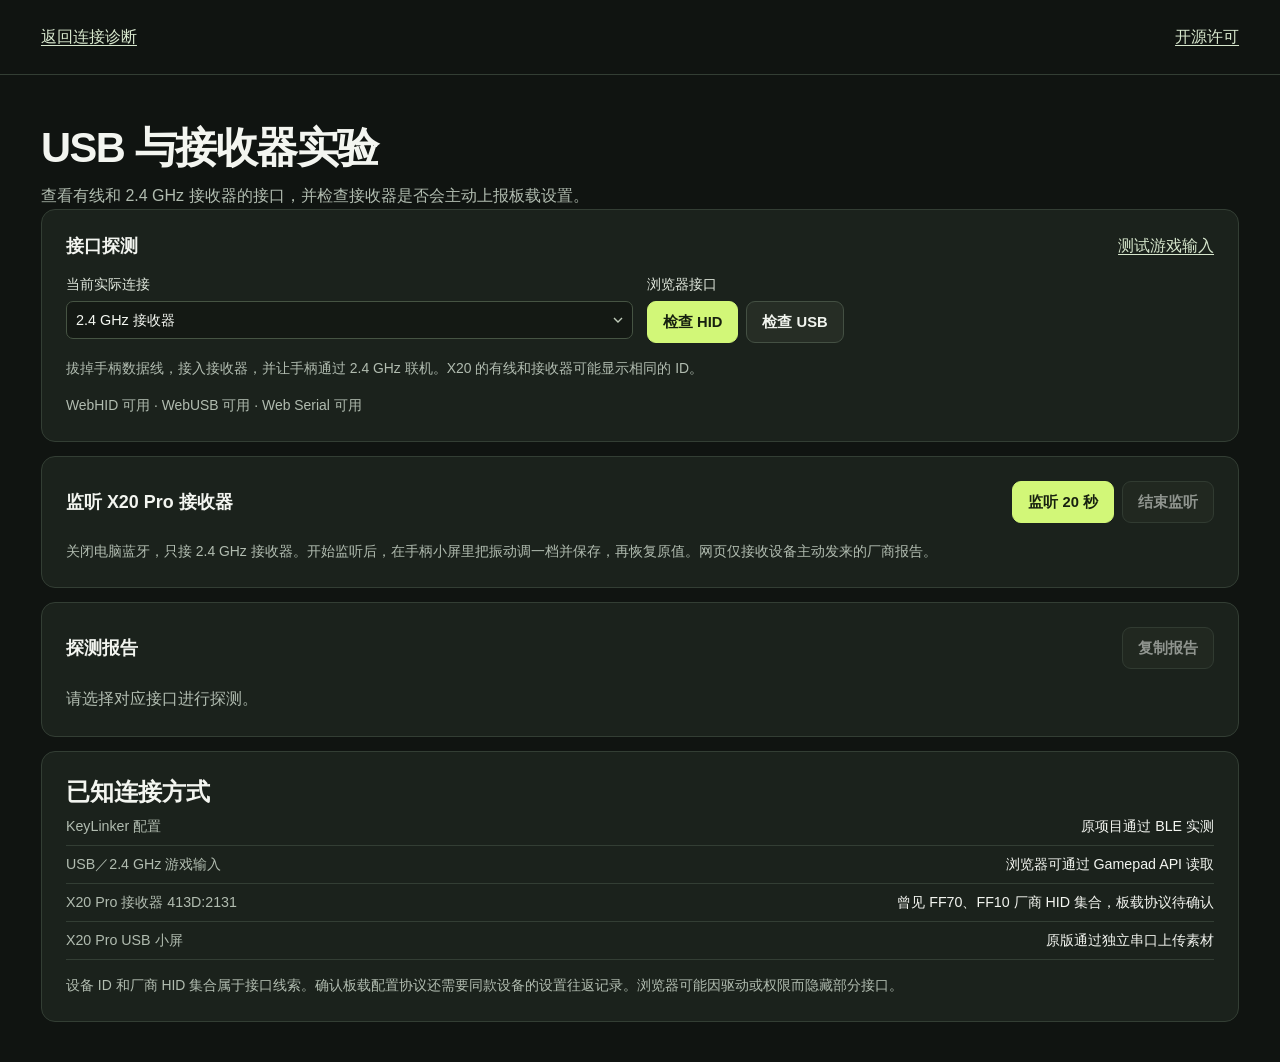
<file: web/transport.html>
<!doctype html>
<!-- SPDX-License-Identifier: GPL-3.0-or-later -->
<html lang="zh-CN">
<head>
  <meta charset="utf-8">
  <meta name="viewport" content="width=device-width, initial-scale=1">
  <meta name="color-scheme" content="dark">
  <title>X20CTL · USB 与接收器实验</title>
  <link rel="icon" href="../assets/x20ctl.png">
  <link rel="stylesheet" href="./style.css">
</head>
<body>
  <header class="topbar"><a class="text-link" href="./index.html#diagnostics">返回连接诊断</a><a class="text-link" href="./index.html#license">开源许可</a></header>
  <div class="notice" id="notice" role="status" hidden></div>
  <main>
    <div class="heading">
      <h1>USB 与接收器实验</h1>
      <p>查看有线和 2.4 GHz 接收器的接口，并检查接收器是否会主动上报板载设置。</p>
    </div>
    <section class="panel edit-panel">
      <div class="editor-bar"><h2>接口探测</h2><a class="text-link" href="./index.html#tester">测试游戏输入</a></div>
      <div class="form-grid">
        <label class="field"><span>当前实际连接</span><select id="connection"><option value="receiver">2.4 GHz 接收器</option><option value="cable">USB 有线</option></select></label>
        <div class="field"><span>浏览器接口</span><div class="action-group" id="probe-controls">
          <button class="btn primary" data-probe="hid">检查 HID</button>
          <button class="btn" data-probe="usb">检查 USB</button>
          <button class="btn" data-probe="serial">检查小屏串口</button>
        </div></div>
      </div>
      <p class="help" id="connection-help"></p>
      <p class="help" id="capabilities"></p>
    </section>
    <section class="panel edit-panel" style="margin-top:14px">
      <div class="editor-bar"><h2>监听 X20 Pro 接收器</h2><div class="action-group">
        <button class="btn primary" id="observe">监听 20 秒</button>
        <button class="btn" id="stop" disabled>结束监听</button>
      </div></div>
      <p class="help">关闭电脑蓝牙，只接 2.4 GHz 接收器。开始监听后，在手柄小屏里把振动调一档并保存，再恢复原值。网页仅接收设备主动发来的厂商报告。</p>
      <p class="muted" id="observation-status" role="status"></p>
      <details id="observation-raw" hidden><summary>查看监听明细</summary><pre class="log" id="observation"></pre></details>
    </section>
    <section class="panel edit-panel" style="margin-top:14px">
      <div class="editor-bar"><h2>探测报告</h2><button class="btn" id="copy" disabled>复制报告</button></div>
      <div id="summary" aria-live="polite"><p class="muted">请选择对应接口进行探测。</p></div>
      <details id="raw" hidden><summary>查看描述符明细</summary><pre class="log" id="report"></pre></details>
    </section>
    <section class="panel edit-panel" style="margin-top:14px">
      <h2>已知连接方式</h2>
      <dl class="device-data">
        <div><dt>KeyLinker 配置</dt><dd>原项目通过 BLE 实测</dd></div>
        <div><dt>USB／2.4 GHz 游戏输入</dt><dd>浏览器可通过 Gamepad API 读取</dd></div>
        <div><dt>X20 Pro 接收器 413D:2131</dt><dd>曾见 FF70、FF10 厂商 HID 集合，板载协议待确认</dd></div>
        <div><dt>X20 Pro USB 小屏</dt><dd>原版通过独立串口上传素材</dd></div>
      </dl>
      <p class="help">设备 ID 和厂商 HID 集合属于接口线索。确认板载配置协议还需要同款设备的设置往返记录。浏览器可能因驱动或权限而隐藏部分接口。</p>
    </section>
  </main>
  <script type="module" src="./transport-page.mjs"></script>
</body>
</html>
</file>
<file: web/style.css>
/* SPDX-License-Identifier: GPL-3.0-or-later */
:root {
  font-family: Inter,"Segoe UI","Microsoft YaHei UI","PingFang SC",sans-serif;
  color: #f3f5f0;
  background: #101411;
  --rail: #151a16;
  --panel: #1b221c;
  --line: #333e34;
  --muted: #b1bcb0;
  --lime: #d2f778;
  --dark: #17200f;
  --radius: 14px;
  accent-color: var(--lime);
}

* {
  box-sizing: border-box;
}

body {
  margin: 0;
  min-width: 320px;
}

button,input,select,textarea {
  font: inherit;
}

button,a,select,input[type=range] {
  touch-action: manipulation;
}

button,a,input,select,textarea {
  outline-offset: 4px;
}

button:focus-visible,a:focus-visible,input:focus-visible,select:focus-visible,textarea:focus-visible,summary:focus-visible {
  outline: 2px solid var(--lime);
}

a {
  color: inherit;
  text-decoration: none;
}

button {
  cursor: pointer;
}

button:disabled,select:disabled,input:disabled {
  cursor: default;
  opacity: .55;
}

p {
  margin: 0;
  line-height: 1.65;
}

h1,h2,h3 {
  margin: 0;
}

small {
  font-size: .82rem;
}

.skip {
  position: fixed;
  left: 1rem;
  top: -4rem;
  z-index: 10;
  background: var(--lime);
  color: var(--dark);
  padding: .8rem;
}

.skip:focus {
  top: 1rem;
}

[hidden] {
  display: none!important;
}

.visually-hidden {
  position: absolute;
  width: 1px;
  height: 1px;
  margin: -1px;
  overflow: hidden;
  clip-path: inset(50%);
  white-space: nowrap;
}

.shell {
  display: grid;
  grid-template-columns: 218px minmax(0,1fr);
  min-height: 100vh;
}

.rail {
  position: sticky;
  top: 0;
  height: 100vh;
  display: flex;
  flex-direction: column;
  padding: 28px 16px 20px;
  background: var(--rail);
  border-right: 1px solid var(--line);
}

.brand {
  display: flex;
  gap: 12px;
  align-items: center;
  margin: 0 8px 32px;
}

.brand img {
  background: #272f24;
  border: 1px solid #39473a;
  border-radius: 11px;
  object-fit: contain;
  padding: 4px;
}

.brand strong {
  display: block;
  font-size: 1.36rem;
  line-height: 1;
  letter-spacing: .025em;
}

.brand-dot {
  color: var(--lime);
}

.brand small {
  display: block;
  color: var(--muted);
  margin-top: 5px;
}

.nav-label {
  margin: 23px 12px 7px;
  color: var(--muted);
  font-size: .79rem;
  letter-spacing: .09em;
}

.nav-link {
  display: flex;
  align-items: center;
  gap: 11px;
  padding: 10px 11px;
  margin: 3px 0;
  border: 1px solid transparent;
  border-radius: 9px;
  color: #c4cdc0;
  font-size: .93rem;
  white-space: nowrap;
}

.nav-link:hover {
  background: #252d25;
  color: white;
}

.nav-link[aria-current] {
  color: var(--lime);
  background: #2b3825;
  border-color: #4b5d3b;
  font-weight: 650;
}

.icon {
  width: 19px;
  height: 19px;
  flex: none;
  display: inline-block;
  vertical-align: middle;
  stroke: currentColor;
  stroke-width: 1.65;
  fill: none;
  stroke-linecap: round;
  stroke-linejoin: round;
}

.mobile-nav {
  display: none;
}

.workspace {
  min-width: 0;
  background: radial-gradient(ellipse at 88% 0,#24312768,transparent 46rem);
}

.topbar {
  height: 75px;
  padding: 0 clamp(18px,3.2vw,52px);
  display: flex;
  justify-content: space-between;
  align-items: center;
  border-bottom: 1px solid var(--line);
  gap: 12px;
}

.page-header, .page-tools, .session {
  display: flex;
  align-items: center;
  gap: 10px;
}

.page-header {
  justify-content: space-between;
  gap: 26px;
  margin-bottom: 27px;
}

.page-tools, .session {
  flex-wrap: wrap;
  justify-content: flex-end;
}

.state {
  display: flex;
  align-items: center;
  gap: 7px;
  font-size: .84rem;
  white-space: nowrap;
  color: var(--muted);
  border: 1px solid #39473a;
  background: #1a231b;
  padding: 8px 11px;
  border-radius: 8px;
}

.state:before {
  content: "";
  width: 8px;
  height: 8px;
  flex: none;
  border-radius: 50%;
  background: #727c70;
}

.state.active:before {
  background: var(--lime);
  box-shadow: 0 0 10px #b9f15b80;
}

.state.active {
  color: var(--lime);
}

.draft-menu {
  position: relative;
}

.draft-menu:empty {
  display: none;
}

.draft-menu summary {
  display: flex;
  align-items: center;
  gap: 7px;
  min-height: 36px;
  padding: 6px 10px;
  color: var(--lime);
  background: #293723;
  border: 1px solid #506443;
  border-radius: 8px;
  cursor: pointer;
  white-space: nowrap;
  font-size: .85rem;
  list-style: none;
}

.draft-menu summary::-webkit-details-marker {
  display: none;
}

.draft-menu summary strong {
  min-width: 20px;
  padding: 1px 4px;
  border-radius: 4px;
  text-align: center;
  color: var(--dark);
  background: var(--lime);
}

.draft-menu ul {
  position: absolute;
  z-index: 5;
  right: 0;
  top: 100%;
  min-width: 174px;
  margin: 6px 0 0;
  padding: 5px;
  list-style: none;
  border: 1px solid var(--line);
  border-radius: 9px;
  background: #222d23;
  box-shadow: 0 12px 25px #0006;
}

.draft-menu a {
  display: block;
  white-space: nowrap;
  padding: 8px 9px;
  border-radius: 5px;
}

.draft-menu a:hover {
  background: #334332;
}

.btn {
  display: inline-flex;
  align-items: center;
  justify-content: center;
  gap: 8px;
  min-height: 42px;
  padding: 8px 15px;
  border: 1px solid #445043;
  background: #262d25;
  color: #f1f4ee;
  border-radius: 9px;
  font-size: .92rem;
  font-weight: 650;
  white-space: nowrap;
}

.btn:hover:enabled {
  background: #303a2d;
}

.btn.primary {
  background: var(--lime);
  border-color: var(--lime);
  color: var(--dark);
}

.btn.primary:hover:enabled {
  background: #e3ff9b;
}

.btn.compact {
  min-height: 36px;
  padding: 6px 10px;
  font-size: .85rem;
}

.btn .icon {
  width: 16px;
  height: 16px;
}

main {
  max-width: 1440px;
  margin-inline: auto;
  padding: clamp(22px,3.5vw,48px) clamp(18px,3.2vw,48px) 40px;
}

.notice {
  position: fixed;
  inset: 18px 22px auto auto;
  z-index: 8;
  display: flex;
  align-items: center;
  gap: 14px;
  width: max-content;
  max-width: min(460px,calc(100% - 44px));
  padding: 12px 13px 12px 15px;
  color: #eef9df;
  background: #283824;
  border: 1px solid #526c42;
  border-left: 4px solid var(--lime);
  border-radius: 9px;
  box-shadow: 0 12px 30px #0007;
  line-height: 1.55;
}

.notice.error {
  color: #ffd4bf;
  background: #3b2924;
  border-color: #614238;
  border-left-color: #ffae8e;
}

#dismiss-notice {
  min-width: 29px;
  min-height: 29px;
  border: 0;
  border-radius: 5px;
  color: inherit;
  background: #ffffff10;
  font-size: 1.1rem;
}

.text-link:hover {
  color: var(--lime);
}

.heading h1 {
  font-size: clamp(1.85rem,3.25vw,2.85rem);
  font-weight: 760;
  letter-spacing: -.035em;
  margin-bottom: 7px;
}

.heading p,.muted {
  color: var(--muted);
}

.section-title {
  display: flex;
  align-items: baseline;
  justify-content: space-between;
  gap: 12px;
  margin-bottom: 13px;
}

.section-title h2 {
  font-size: 1.12rem;
}

.dashboard {
  display: grid;
  grid-template-columns: minmax(0,1.9fr) minmax(250px,1fr);
  gap: 18px;
  margin-bottom: 29px;
}

.panel {
  background: var(--panel);
  border: 1px solid var(--line);
  border-radius: var(--radius);
  min-width: 0;
}

.hero {
  position: relative;
  isolation: isolate;
  overflow: hidden;
  display: flex;
  flex-direction: column;
  min-height: clamp(320px,31vw,395px);
  padding: 22px 25px 18px;
  background: radial-gradient(ellipse at 50% 56%,#4b5d42 0%,#303f2f 41%,#202b23 79%);
}

.hero::before {
  content: "";
  position: absolute;
  inset: 0;
  z-index: -1;
  background-image: linear-gradient(#b1caa20a 1px,transparent 1px),linear-gradient(90deg,#b1caa20a 1px,transparent 1px);
  background-size: 26px 26px;
  mask-image: radial-gradient(ellipse,#000 15%,transparent 86%);
}

.hero-top,.hero-bottom {
  display: flex;
  align-items: center;
  justify-content: space-between;
  gap: 12px;
  z-index: 1;
}

.hero-top strong {
  display: block;
  font-size: 1.3rem;
  letter-spacing: -.012em;
}

.hero-top small {
  display: block;
  margin-bottom: 5px;
  color: #c0ceb9;
}

.hero-model {
  display: flex;
  align-items: center;
  gap: 6px;
  font-size: .84rem;
}

.hero-model select {
  padding: 6px 26px 6px 8px;
}

.pad-image {
  position: absolute;
  inset: 57px 6% 34px;
  width: 88%;
  height: calc(100% - 91px);
  object-fit: contain;
  filter: drop-shadow(0 16px 16px #0009);
  pointer-events: none;
}

.hero-bottom {
  margin-top: auto;
  justify-content: flex-end;
  font-size: .83rem;
  color: #c6d0c1;
}

.segmented {
  display: inline-flex;
  background: #171d17;
  border: 1px solid #455144;
  border-radius: 8px;
  padding: 3px;
  gap: 2px;
}

.segmented button {
  border: 0;
  background: transparent;
  color: var(--muted);
  border-radius: 5px;
  padding: 5px 11px;
  min-width: 42px;
}

.segmented button[aria-pressed=true] {
  color: var(--lime);
  background: #334329;
}

.device-card {
  padding: clamp(20px,2.45vw,34px);
  display: flex;
  flex-direction: column;
  gap: 17px;
}

.device-card-offline {
  justify-content: center;
}

.device-card-offline .device-actions {
  margin-top: 3px;
}

.card-top {
  display: flex;
  align-items: center;
  gap: 10px;
}

.card-top h2 {
  font-size: 1.2rem;
}

.icon-tile {
  display: inline-grid;
  place-items: center;
  width: 38px;
  height: 38px;
  flex: none;
  color: var(--lime);
  border: 1px solid #415038;
  border-radius: 9px;
  background: #293526;
}

.device-data {
  margin: 0;
  display: grid;
  gap: 0;
}

.device-data div {
  display: flex;
  justify-content: space-between;
  gap: 10px;
  padding: 9px 0;
  border-bottom: 1px solid var(--line);
  font-size: .89rem;
}

.device-data dt {
  color: var(--muted);
}

.device-data dd {
  margin: 0;
  text-align: right;
  overflow-wrap: anywhere;
}

.device-actions {
  display: flex;
  flex-wrap: wrap;
  gap: 8px;
  margin-top: auto;
}

.device-card p {
  font-size: .93rem;
  color: var(--muted);
}

.device-card .connect-copy {
  max-width: 26ch;
}

.device-help {
  align-self: flex-start;
  font-size: .88rem;
}

.shortcuts {
  display: grid;
  grid-template-columns: repeat(3,minmax(0,1fr));
  gap: 12px;
}

.shortcut {
  padding: 16px;
  min-height: 83px;
  display: grid;
  grid-template-columns: auto 1fr;
  align-items: center;
  gap: 12px;
}

.shortcut:hover {
  border-color: #7a9756;
  background: #252d23;
}

.shortcut h3 {
  font-size: 1rem;
}

.shortcut p {
  margin-top: 3px;
  color: var(--muted);
  font-size: .84rem;
}

.shortcut .icon-tile {
  width: 38px;
  height: 38px;
}

.edit-panel {
  padding: clamp(15px,2vw,24px);
}

.editor-bar,.editor-actions {
  display: flex;
  align-items: center;
  justify-content: space-between;
  gap: 12px;
  flex-wrap: wrap;
}

.editor-bar {
  margin-bottom: 17px;
}

.editor-bar h2 {
  font-size: 1.12rem;
}

.editor-actions {
  margin-top: 21px;
  padding: 13px 0 6px;
  border-top: 1px solid var(--line);
  position: sticky;
  bottom: 0;
  z-index: 2;
  background: var(--panel);
}

.action-group {
  display: flex;
  flex-wrap: wrap;
  gap: 8px;
}

.form-grid {
  display: grid;
  grid-template-columns: repeat(2,minmax(0,1fr));
  gap: 14px;
}

.field {
  display: grid;
  align-content: start;
  gap: 7px;
  color: #e0e7dc;
  font-size: .9rem;
}

.field small {
  color: var(--muted);
}

select,input:not([type=range],[type=checkbox],[type=color]),textarea {
  color: #f4f7f1;
  background-color: #141914;
  border: 1px solid #465443;
  border-radius: 7px;
  min-height: 38px;
  padding: 6px 9px;
  width: 100%;
}

select {
  appearance: none;
  padding-right: 25px;
  background-image: url("data:image/svg+xml,%3Csvg xmlns='http://www.w3.org/2000/svg' width='12' height='12' viewBox='0 0 12 12'%3E%3Cpath d='m2 4 4 4 4-4' fill='none' stroke='%23bfcbb9' stroke-width='1.4'/%3E%3C/svg%3E");
  background-repeat: no-repeat;
  background-position: right 8px center;
}

.subpanel {
  background: #171c17;
  border: 1px solid var(--line);
  border-radius: 11px;
  padding: 15px;
}

.subpanel h3 {
  margin-bottom: 12px;
  font-size: 1rem;
}

.range-row {
  display: flex;
  align-items: center;
  gap: 11px;
}

.range-row input {
  width: 100%;
  min-width: 0;
}

.range-row output {
  min-width: 3.5ch;
  text-align: right;
  font-variant-numeric: tabular-nums;
}

.curve {
  height: 150px;
  width: 100%;
  display: block;
  margin: 10px 0;
}

.curve-grid {
  stroke: #465444;
  stroke-width: 1;
}

.curve-base {
  stroke: #73806c;
  stroke-dasharray: 5 5;
  stroke-width: 1.25;
}

.curve-line {
  stroke: var(--lime);
  stroke-width: 2.5;
  fill: none;
  stroke-linejoin: round;
}

.curve-dot {
  fill: var(--lime);
}

.curve-controls {
  margin-top: 12px;
}

.curve-advanced {
  margin-top: 15px;
  padding-top: 11px;
  border-top: 1px solid var(--line);
  color: var(--muted);
}

.curve-advanced summary {
  cursor: pointer;
  font-size: .9rem;
}

.curve-switches {
  margin-top: 8px;
  display: flex;
  flex-wrap: wrap;
  gap: 4px 13px;
}

.switch {
  display: flex;
  align-items: center;
  gap: 7px;
  min-height: 32px;
  color: var(--muted);
  font-size: .86rem;
}

.switch input {
  width: 16px;
  height: 16px;
}

.macro-list {
  display: grid;
  gap: 8px;
  list-style: none;
  padding: 0;
  margin: 12px 0;
}

.mini {
  border: 1px solid #3e4a3b;
  border-radius: 7px;
  color: #eef3ed;
  background: #252d24;
  padding: 6px 8px;
  min-height: 36px;
}

.mini:hover:enabled {
  background: #384434;
}

.swatch {
  width: 100%;
  height: 43px;
  padding: 3px;
  background: #141914;
  border: 1px solid #465443;
  border-radius: 8px;
}

.log {
  white-space: pre-wrap;
  overflow-wrap: anywhere;
  max-height: 460px;
  overflow: auto;
  direction: ltr;
  color: #d1deca;
  background: #141914;
  border: 1px solid var(--line);
  border-radius: 8px;
  padding: 14px;
  margin: 12px 0 0;
  font: .84rem/1.65 Consolas,monospace;
}

.test-grid {
  display: grid;
  grid-template-columns: repeat(auto-fit,minmax(min(100%,390px),1fr));
  gap: 13px;
}

.button-test {
  display: flex;
  flex-wrap: wrap;
  gap: 7px;
}

.test-chip {
  background: #242b23;
  border: 1px solid var(--line);
  border-radius: 7px;
  min-width: 39px;
  text-align: center;
  padding: 6px 8px;
  font-size: .85rem;
}

.test-chip.pressed {
  background: var(--lime);
  color: var(--dark);
  border-color: var(--lime);
}

.axis-list {
  display: grid;
  grid-template-columns: repeat(2,minmax(0,1fr));
  gap: 12px 22px;
  margin: 17px 0 0;
  padding-top: 14px;
  border-top: 1px solid var(--line);
}

.axis-list dt {
  margin-bottom: 5px;
  font-size: .88rem;
  color: var(--muted);
}

.axis-list dd {
  display: grid;
  grid-template-columns: minmax(0,1fr) 5.2ch;
  align-items: center;
  gap: 10px;
  margin: 0;
  color: #d8ebce;
  font: .86rem Consolas,monospace;
  text-align: right;
}

.axis-track {
  position: relative;
  height: 7px;
  border-radius: 8px;
  background: linear-gradient(90deg,#344432 0 49.5%,#7b8c75 49.5% 50.5%,#344432 50.5%);
}

.axis-track::after {
  content: '';
  position: absolute;
  left: var(--position);
  top: 50%;
  width: 8px;
  height: 12px;
  transform: translate(-50%,-50%);
  border-radius: 3px;
  background: var(--lime);
}

.text-link {
  color: #d7e7cd;
  text-decoration: underline;
  text-underline-offset: 3px;
}

.help {
  margin-top: 14px;
  color: var(--muted);
  font-size: .87rem;
}

@media(max-width:1050px) {
  .shell {
    grid-template-columns: 192px minmax(0,1fr);
  }
  .rail {
    padding-inline: 13px;
  }
}

@media(max-width:790px) {
  .shell {
    display: block;
  }
  .rail {
    position: static;
    height: auto;
    display: flex;
    flex-direction: row;
    align-items: center;
    justify-content: space-between;
    gap: 12px;
    padding: 13px clamp(15px,3.2vw,26px);
    border-right: 0;
    border-bottom: 1px solid var(--line);
  }
  .brand {
    margin: 0;
  }
  .brand img {
    width: 35px;
    height: 35px;
  }
  .brand strong {
    font-size: 1.2rem;
  }
  .brand small {
    font-size: .72rem;
  }
  .rail nav {
    display: none;
  }

  .mobile-nav {
    display: block;
    width: min(48%,185px);
  }

  .mobile-nav select {
    min-height: 41px;
    background-color: #232e24;
  }

  .topbar {
    height: auto;
    min-height: 58px;
    padding-block: 8px;
  }
  .page-header {
    display: grid;
    justify-content: stretch;
    gap: 12px;
    margin-bottom: 20px;
  }

  .page-tools, .session {
    justify-content: flex-start;
  }

  .draft-menu ul {
    right: auto;
    left: 0;
  }

  .dashboard {
    grid-template-columns: minmax(0,1fr) minmax(230px,.7fr);
  }
  .hero {
    min-height: 320px;
  }
}

@media(max-width:570px) {
  main {
    padding-top: 21px;
  }
  .dashboard,.form-grid,.test-grid {
    grid-template-columns: 1fr;
  }
  .hero {
    min-height: 315px;
    padding-inline: 13px;
  }
  .shortcuts {
    grid-template-columns: repeat(2,minmax(0,1fr));
  }
  .shortcut {
    grid-template-columns: 1fr;
    gap: 8px;
    min-height: 104px;
    align-content: start;
  }
  .shortcut .icon-tile {
    width: 30px;
    height: 30px;
  }
  .session {
    gap: 7px;
  }
  .session .btn {
    padding-inline: 9px;
  }
  .state {
    font-size: .75rem;
  }
  .notice {
    font-size: .9rem;
  }
  .axis-list {
    grid-template-columns: 1fr;
  }
  .device-card {
    gap: 12px;
  }
  .device-actions .btn {
    font-size: .86rem;
  }
}

.hero-model {
  white-space: nowrap;
}

.mapping-workspace {
  display: grid;
  grid-template-columns: minmax(0,.95fr) minmax(0,1.05fr);
  align-items: start;
  gap: 17px;
}

.mapping-device {
  padding: clamp(14px,2vw,24px);
}

.mapping-device-heading, .macro-toolbar {
  display: flex;
  justify-content: space-between;
  align-items: center;
  flex-wrap: wrap;
  gap: 8px;
}

.mapping-drafts {
  color: var(--lime);
  font-size: .85rem;
}

.mapping-switch {
  display: flex;
  margin: 13px 0 12px;
}

.mapping-switch button {
  flex: 1;
  min-height: 38px;
  font-weight: 650;
}

.mapping-photo {
  position: relative;
  width: 100%;
  aspect-ratio: 3/2;
  container-type: inline-size;
  border: 1px solid #3b4938;
  border-radius: 12px;
  background: radial-gradient(ellipse at 50% 52%,#3a4733,#1a241a 80%);
}

.mapping-photo img {
  display: block;
  width: 100%;
  height: 100%;
  object-fit: contain;
  filter: drop-shadow(0 13px 13px #0008);
}

.mapping-hotspot {
  position: absolute;
  left: var(--x);
  top: var(--y);
  transform: translate(-50%,-50%);
  display: grid;
  place-items: center;
  min-width: 22px;
  min-height: 22px;
  padding: 1px 5px;
  border: 1px solid #d5edc797;
  border-radius: 6px;
  background: #141c14e6;
  color: #eef5e9;
  font-size: clamp(.65rem,2.5cqw,.86rem);
  font-weight: 650;
  line-height: 1;
}

.mapping-hotspot.direction {
  min-width: clamp(14px,4cqw,20px);
  min-height: clamp(14px,4cqw,20px);
  padding: 0 2px;
}

.mapping-hotspot:hover:enabled, .mapping-hotspot[aria-pressed=true] {
  border-color: var(--lime);
  background: var(--lime);
  color: var(--dark);
  z-index: 1;
}

.mapping-inputs, .mapping-options {
  display: grid;
  grid-template-columns: repeat(auto-fill,minmax(58px,1fr));
  gap: 7px;
}

.mapping-inputs {
  margin-top: 12px;
  grid-template-columns: repeat(auto-fill,minmax(67px,1fr));
}

.mapping-inputs.paddle-inputs {
  grid-template-columns: repeat(auto-fit,minmax(49px,1fr));
}

.mapping-input, .mapping-option {
  min-width: 0;
  min-height: 42px;
  padding: 7px 8px;
  border: 1px solid #3e4a3c;
  border-radius: 8px;
  color: #e7efe3;
  background: #252e24;
  font-weight: 630;
  overflow-wrap: anywhere;
}

.mapping-input span, .mapping-input small {
  display: block;
}

.mapping-input small {
  color: var(--muted);
  margin-top: 1px;
  font-size: .74rem;
}

.mapping-input.pending small, .mapping-input.pending span {
  color: var(--lime);
}

.mapping-input:hover:enabled, .mapping-option:hover:enabled {
  border-color: #82986e;
}

.mapping-input[aria-pressed=true], .mapping-option[aria-pressed=true] {
  border-color: var(--lime);
  color: var(--lime);
  background: #303e23;
}

.mapping-option.default-option {
  grid-column: span 2;
}

.mapping-flow {
  display: grid;
  grid-template-columns: minmax(0,1fr) auto minmax(0,1fr);
  align-items: center;
  gap: 12px;
  color: #a4b79b;
  margin: 0 0 18px;
}

.mapping-flow div {
  display: grid;
  gap: 5px;
  min-width: 0;
  padding: 13px;
  border: 1px solid #3b4839;
  border-radius: 10px;
  background: #171e17;
}

.mapping-flow div:last-child {
  border-color: #526844;
  background: #232e20;
}

.mapping-flow strong {
  font-size: clamp(1.1rem,2.5vw,1.7rem);
  color: #f0f4ee;
  overflow-wrap: anywhere;
}

.mapping-flow div:last-child strong {
  color: var(--lime);
}

.mapping-empty {
  color: var(--muted);
  margin: 0 0 13px;
}

.mapping-editor .editor-bar {
  border-bottom: 1px solid var(--line);
  padding-bottom: 12px;
}

.macro-card {
  border: 1px solid #384536;
  border-radius: 9px;
  background: #171d17;
}

.macro-row {
  display: flex;
  align-items: center;
  justify-content: space-between;
  gap: 8px;
  padding: 7px;
}

.macro-summary {
  display: grid;
  grid-template-columns: 26px minmax(0,1fr) auto;
  align-items: center;
  flex: 1;
  gap: 8px;
  min-width: 0;
  min-height: 40px;
  padding: 5px;
  border: 0;
  border-radius: 6px;
  color: #e7efe3;
  background: transparent;
  text-align: left;
}

.macro-summary:hover, .macro-summary[aria-expanded=true] {
  background: #293527;
}

.macro-summary strong {
  overflow-wrap: anywhere;
}

.macro-summary span {
  color: var(--muted);
  font-size: .83rem;
  white-space: nowrap;
}

.step-no {
  display: grid;
  place-items: center;
  min-height: 26px;
  border-radius: 5px;
  background: #303d2c;
}

.macro-order {
  gap: 4px;
}

.macro-order .mini {
  min-height: 36px;
  padding-inline: 6px;
  white-space: nowrap;
  font-size: .81rem;
}

.macro-detail, .macro-fields {
  display: grid;
  gap: 12px;
}

.macro-detail {
  padding: 11px;
  border-top: 1px solid var(--line);
}

.macro-fields {
  grid-template-columns: repeat(3,minmax(0,1fr));
}

@media (max-width: 1030px) {
  .mapping-workspace {
    grid-template-columns: minmax(0,1fr);
  }

  .mapping-photo {
    max-width: 560px;
    margin: auto;
  }
}

@media (max-width: 480px) {
  .macro-row {
    flex-wrap: wrap;
  }

  .macro-summary {
    flex-basis: 100%;
  }

  .macro-fields {
    grid-template-columns: repeat(2,minmax(0,1fr));
  }

  .macro-fields .field:first-child {
    grid-column: 1 / -1;
  }

  .mapping-inputs {
    grid-template-columns: repeat(auto-fill,minmax(57px,1fr));
  }
}
</file>
